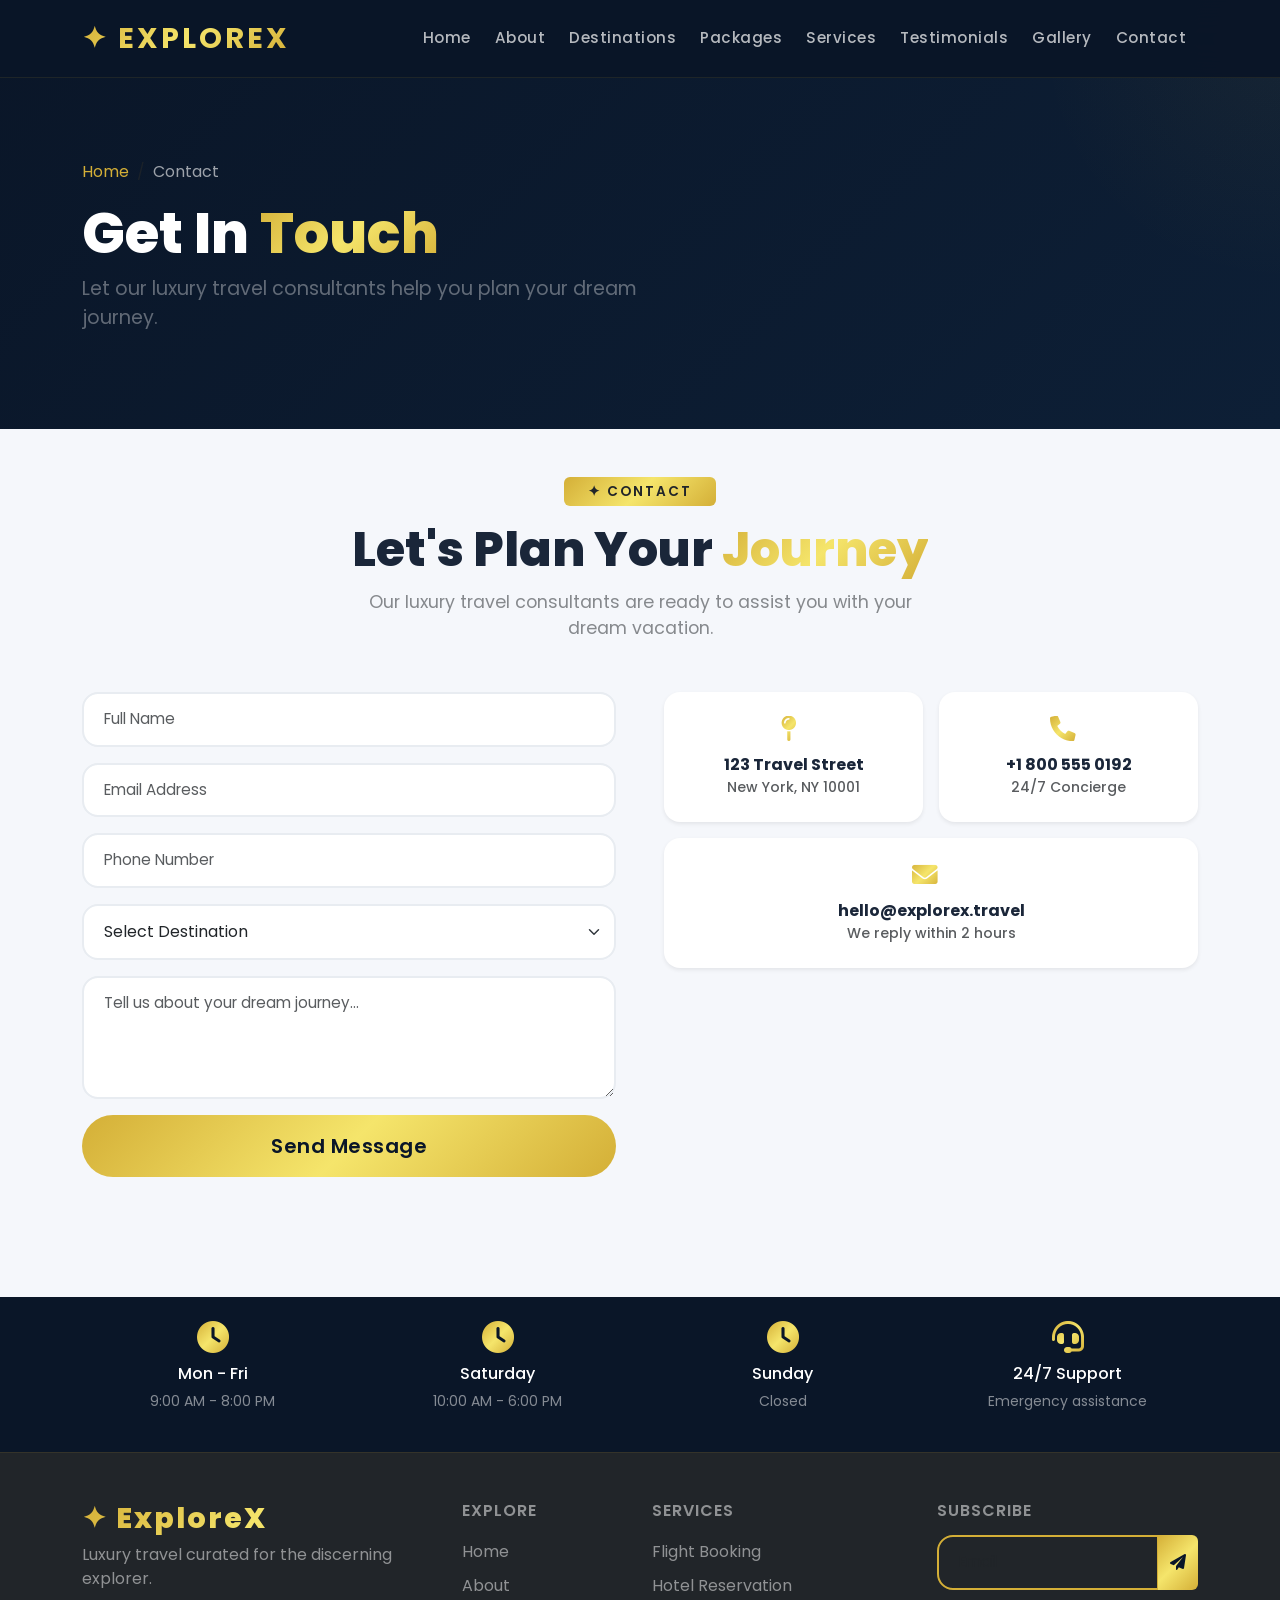
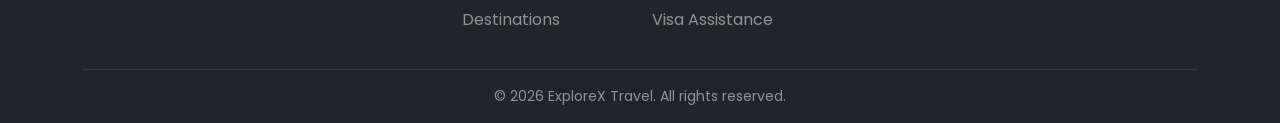
<file: contact.html>
<!DOCTYPE html>
<html lang="en">
<head>
  <meta charset="UTF-8" />
  <meta name="viewport" content="width=device-width, initial-scale=1.0" />
  <title>ExploreX · Contact</title>
  <link rel="preconnect" href="https://fonts.googleapis.com" />
  <link rel="preconnect" href="https://fonts.gstatic.com" crossorigin />
  <link href="https://fonts.googleapis.com/css2?family=Poppins:wght@300;400;500;600;700;800;900&display=swap" rel="stylesheet" />
  <link href="https://cdn.jsdelivr.net/npm/bootstrap@5.3.0-alpha1/dist/css/bootstrap.min.css" rel="stylesheet" />
  <link rel="stylesheet" href="https://cdnjs.cloudflare.com/ajax/libs/font-awesome/6.0.0-beta3/css/all.min.css" />
  <link rel="stylesheet" href="style.css" />
</head>
<body>

<div id="loader" class="loader-wrapper"><div class="loader-spinner"></div></div>

<nav class="navbar navbar-expand-lg sticky-nav" id="mainNav">
  <div class="container">
    <a class="navbar-brand fw-bold text-uppercase" href="index.html"><span class="gold-text">✦ ExploreX</span></a>
    <button class="navbar-toggler border-0" type="button" data-bs-toggle="collapse" data-bs-target="#navMenu"><span class="navbar-toggler-icon"></span></button>
    <div class="collapse navbar-collapse" id="navMenu">
      <ul class="navbar-nav ms-auto mb-2 mb-lg-0">
        <li class="nav-item"><a class="nav-link" href="index.html">Home</a></li>
        <li class="nav-item"><a class="nav-link" href="about.html">About</a></li>
        <li class="nav-item"><a class="nav-link" href="destinations.html">Destinations</a></li>
        <li class="nav-item"><a class="nav-link" href="packages.html">Packages</a></li>
        <li class="nav-item"><a class="nav-link" href="services.html">Services</a></li>
        <li class="nav-item"><a class="nav-link" href="testimonials.html">Testimonials</a></li>
        <li class="nav-item"><a class="nav-link" href="gallery-faq.html">Gallery</a></li>
        <li class="nav-item"><a class="nav-link active" href="contact.html">Contact</a></li>
      </ul>
    </div>
  </div>
</nav>

<!-- PAGE HEADER -->
<section class="page-header-banner">
  <div class="container">
    <div class="row">
      <div class="col-lg-8">
        <nav aria-label="breadcrumb">
          <ol class="breadcrumb">
            <li class="breadcrumb-item"><a href="index.html">Home</a></li>
            <li class="breadcrumb-item active" aria-current="page">Contact</li>
          </ol>
        </nav>
        <h1 class="text-white">Get In <span class="gold-text">Touch</span></h1>
        <p class="text-white-50">Let our luxury travel consultants help you plan your dream journey.</p>
      </div>
    </div>
  </div>
</section>

<!-- CONTACT -->
<section id="contact" class="py-5 section-light">
  <div class="container">
    <div class="section-header text-center">
      <span class="badge bg-gold text-dark">✦ Contact</span>
      <h2>Let's Plan Your <span class="gold-text">Journey</span></h2>
      <p class="text-muted">Our luxury travel consultants are ready to assist you with your dream vacation.</p>
    </div>
    <div class="row g-5">
      <div class="col-lg-6 reveal">
        <form id="contactForm">
          <div class="mb-3"><input type="text" class="form-control" placeholder="Full Name" required /></div>
          <div class="mb-3"><input type="email" class="form-control" placeholder="Email Address" required /></div>
          <div class="mb-3"><input type="tel" class="form-control" placeholder="Phone Number" /></div>
          <div class="mb-3">
            <select class="form-select">
              <option value="">Select Destination</option>
              <option>Dubai, UAE</option>
              <option>Istanbul, Turkey</option>
              <option>Maldives</option>
              <option>Switzerland</option>
              <option>Paris, France</option>
              <option>Bali, Indonesia</option>
              <option>Santorini, Greece</option>
              <option>Kyoto, Japan</option>
            </select>
          </div>
          <div class="mb-3"><textarea class="form-control" rows="4" placeholder="Tell us about your dream journey..."></textarea></div>
          <button type="submit" class="btn btn-gold rounded-pill px-5 py-3 fs-5 w-100">Send Message</button>
          <div id="formFeedback" class="mt-3"></div>
        </form>
      </div>
      <div class="col-lg-6 reveal">
        <div class="row g-3">
          <div class="col-md-6">
            <div class="contact-info p-4 bg-white rounded-4 shadow-sm text-center">
              <i class="fas fa-map-pin fa-2x gold-text"></i>
              <p class="mb-0 mt-2 fw-bold">123 Travel Street</p>
              <p class="text-muted small">New York, NY 10001</p>
            </div>
          </div>
          <div class="col-md-6">
            <div class="contact-info p-4 bg-white rounded-4 shadow-sm text-center">
              <i class="fas fa-phone fa-2x gold-text"></i>
              <p class="mb-0 mt-2 fw-bold">+1 800 555 0192</p>
              <p class="text-muted small">24/7 Concierge</p>
            </div>
          </div>
          <div class="col-12">
            <div class="contact-info p-4 bg-white rounded-4 shadow-sm text-center">
              <i class="fas fa-envelope fa-2x gold-text"></i>
              <p class="mb-0 mt-2 fw-bold">hello@explorex.travel</p>
              <p class="text-muted small">We reply within 2 hours</p>
            </div>
          </div>
        </div>
        <div class="mt-4">
          <iframe src="https://www.google.com/maps/embed?pb=!1m18!1m12!1m3!1d3024.3612!2d-74.0060!3d40.7128!2m3!1f0!2f0!3f0!3m2!1i1024!2i768!4f13.1!3m3!1m2!1s0x89c25a316bb7c7b1%3A0x6c7c8e2d6f7e9b0f!2sNew%20York!5e0!3m2!1sen!2sus!4v1644262070686" width="100%" height="250" style="border:0; border-radius:20px;" allowfullscreen></iframe>
        </div>
      </div>
    </div>
  </div>
</section>

<!-- BUSINESS HOURS -->
<section class="py-4 section-dark">
  <div class="container">
    <div class="row g-4 text-center text-white">
      <div class="col-md-3">
        <i class="fas fa-clock fa-2x gold-text"></i>
        <h6 class="mt-2">Mon - Fri</h6>
        <p class="text-white-50 small">9:00 AM - 8:00 PM</p>
      </div>
      <div class="col-md-3">
        <i class="fas fa-clock fa-2x gold-text"></i>
        <h6 class="mt-2">Saturday</h6>
        <p class="text-white-50 small">10:00 AM - 6:00 PM</p>
      </div>
      <div class="col-md-3">
        <i class="fas fa-clock fa-2x gold-text"></i>
        <h6 class="mt-2">Sunday</h6>
        <p class="text-white-50 small">Closed</p>
      </div>
      <div class="col-md-3">
        <i class="fas fa-headset fa-2x gold-text"></i>
        <h6 class="mt-2">24/7 Support</h6>
        <p class="text-white-50 small">Emergency assistance</p>
      </div>
    </div>
  </div>
</section>

<footer class="bg-dark text-white pt-5 pb-3">
  <div class="container">
    <div class="row g-4">
      <div class="col-md-4"><h5 class="gold-text">✦ ExploreX</h5><p class="text-white-50">Luxury travel curated for the discerning explorer.</p></div>
      <div class="col-md-2"><h6 class="text-uppercase text-white-50">Explore</h6><ul class="list-unstyled"><li><a href="index.html" class="text-white-50 text-decoration-none">Home</a></li><li><a href="about.html" class="text-white-50 text-decoration-none">About</a></li><li><a href="destinations.html" class="text-white-50 text-decoration-none">Destinations</a></li></ul></div>
      <div class="col-md-3"><h6 class="text-uppercase text-white-50">Services</h6><ul class="list-unstyled"><li><a href="services.html" class="text-white-50 text-decoration-none">Flight Booking</a></li><li><a href="services.html" class="text-white-50 text-decoration-none">Hotel Reservation</a></li><li><a href="services.html" class="text-white-50 text-decoration-none">Visa Assistance</a></li></ul></div>
      <div class="col-md-3"><h6 class="text-uppercase text-white-50">Subscribe</h6><div class="input-group"><input type="email" class="form-control bg-dark border-gold text-white" placeholder="Email" /><button class="btn btn-gold"><i class="fas fa-paper-plane"></i></button></div></div>
    </div>
    <hr class="border-secondary" />
    <div class="text-center text-white-50 small">&copy; 2026 ExploreX Travel. All rights reserved.</div>
  </div>
</footer>

<button id="backToTop" class="btn position-fixed"><i class="fas fa-arrow-up"></i></button>

<script src="https://cdn.jsdelivr.net/npm/bootstrap@5.3.0-alpha1/dist/js/bootstrap.bundle.min.js"></script>
<script src="script.js"></script>
</body>
</html>
</file>
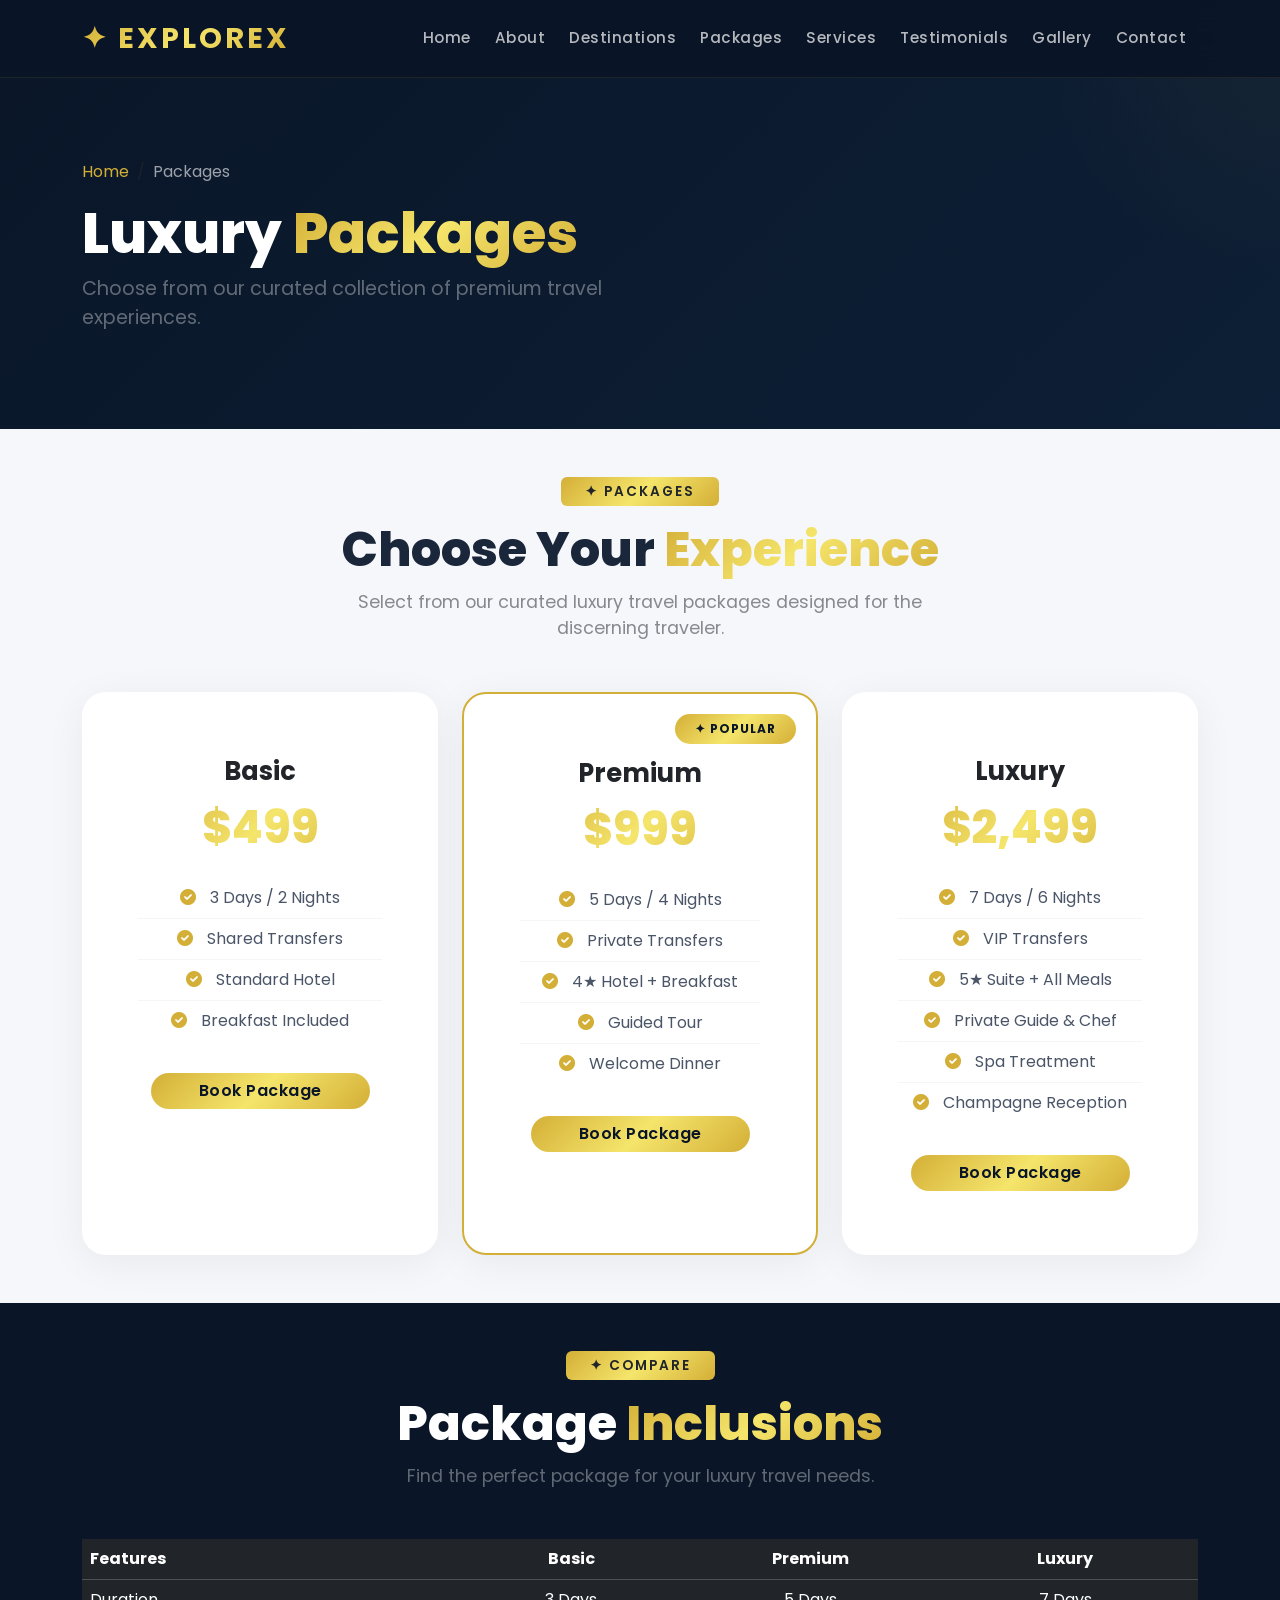
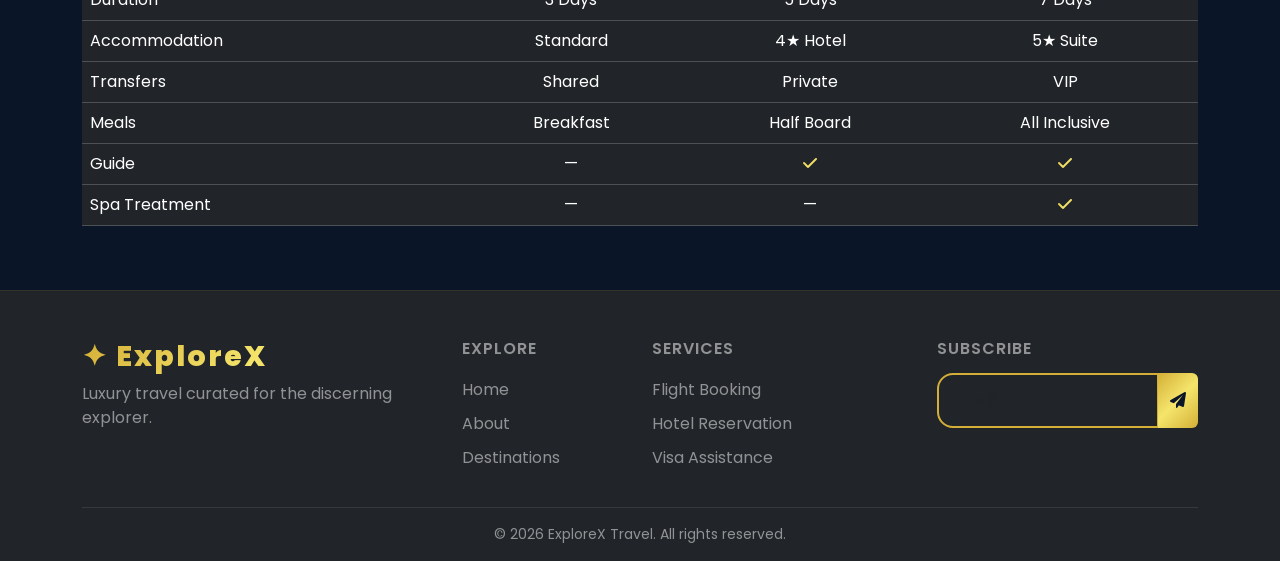
<file: packages.html>
<!DOCTYPE html>
<html lang="en">
<head>
  <meta charset="UTF-8" />
  <meta name="viewport" content="width=device-width, initial-scale=1.0" />
  <title>ExploreX · Packages</title>
  <link rel="preconnect" href="https://fonts.googleapis.com" />
  <link rel="preconnect" href="https://fonts.gstatic.com" crossorigin />
  <link href="https://fonts.googleapis.com/css2?family=Poppins:wght@300;400;500;600;700;800;900&display=swap" rel="stylesheet" />
  <link href="https://cdn.jsdelivr.net/npm/bootstrap@5.3.0-alpha1/dist/css/bootstrap.min.css" rel="stylesheet" />
  <link rel="stylesheet" href="https://cdnjs.cloudflare.com/ajax/libs/font-awesome/6.0.0-beta3/css/all.min.css" />
  <link rel="stylesheet" href="style.css" />
</head>
<body>

<div id="loader" class="loader-wrapper"><div class="loader-spinner"></div></div>

<nav class="navbar navbar-expand-lg sticky-nav" id="mainNav">
  <div class="container">
    <a class="navbar-brand fw-bold text-uppercase" href="index.html"><span class="gold-text">✦ ExploreX</span></a>
    <button class="navbar-toggler border-0" type="button" data-bs-toggle="collapse" data-bs-target="#navMenu"><span class="navbar-toggler-icon"></span></button>
    <div class="collapse navbar-collapse" id="navMenu">
      <ul class="navbar-nav ms-auto mb-2 mb-lg-0">
        <li class="nav-item"><a class="nav-link" href="index.html">Home</a></li>
        <li class="nav-item"><a class="nav-link" href="about.html">About</a></li>
        <li class="nav-item"><a class="nav-link" href="destinations.html">Destinations</a></li>
        <li class="nav-item"><a class="nav-link active" href="packages.html">Packages</a></li>
        <li class="nav-item"><a class="nav-link" href="services.html">Services</a></li>
        <li class="nav-item"><a class="nav-link" href="testimonials.html">Testimonials</a></li>
        <li class="nav-item"><a class="nav-link" href="gallery-faq.html">Gallery</a></li>
        <li class="nav-item"><a class="nav-link" href="contact.html">Contact</a></li>
      </ul>
    </div>
  </div>
</nav>

<!-- PAGE HEADER -->
<section class="page-header-banner">
  <div class="container">
    <div class="row">
      <div class="col-lg-8">
        <nav aria-label="breadcrumb">
          <ol class="breadcrumb">
            <li class="breadcrumb-item"><a href="index.html">Home</a></li>
            <li class="breadcrumb-item active" aria-current="page">Packages</li>
          </ol>
        </nav>
        <h1 class="text-white">Luxury <span class="gold-text">Packages</span></h1>
        <p class="text-white-50">Choose from our curated collection of premium travel experiences.</p>
      </div>
    </div>
  </div>
</section>

<!-- PACKAGES -->
<section id="packages" class="py-5 section-light">
  <div class="container">
    <div class="section-header text-center">
      <span class="badge bg-gold text-dark">✦ Packages</span>
      <h2>Choose Your <span class="gold-text">Experience</span></h2>
      <p class="text-muted">Select from our curated luxury travel packages designed for the discerning traveler.</p>
    </div>
    <div class="row g-4">
      <div class="col-md-4 reveal">
        <div class="card package-card h-100 text-center p-4">
          <div class="card-body">
            <h3 class="card-title">Basic</h3>
            <p class="price">$499</p>
            <ul class="list-unstyled">
              <li><i class="fas fa-check-circle"></i> 3 Days / 2 Nights</li>
              <li><i class="fas fa-check-circle"></i> Shared Transfers</li>
              <li><i class="fas fa-check-circle"></i> Standard Hotel</li>
              <li><i class="fas fa-check-circle"></i> Breakfast Included</li>
            </ul>
            <a href="#" class="btn btn-gold rounded-pill px-5 mt-3">Book Package</a>
          </div>
        </div>
      </div>
      <div class="col-md-4 reveal">
        <div class="card package-card h-100 text-center p-4 border-gold">
          <span class="popular-badge">✦ Popular</span>
          <div class="card-body">
            <h3 class="card-title">Premium</h3>
            <p class="price">$999</p>
            <ul class="list-unstyled">
              <li><i class="fas fa-check-circle"></i> 5 Days / 4 Nights</li>
              <li><i class="fas fa-check-circle"></i> Private Transfers</li>
              <li><i class="fas fa-check-circle"></i> 4★ Hotel + Breakfast</li>
              <li><i class="fas fa-check-circle"></i> Guided Tour</li>
              <li><i class="fas fa-check-circle"></i> Welcome Dinner</li>
            </ul>
            <a href="#" class="btn btn-gold rounded-pill px-5 mt-3">Book Package</a>
          </div>
        </div>
      </div>
      <div class="col-md-4 reveal">
        <div class="card package-card h-100 text-center p-4">
          <div class="card-body">
            <h3 class="card-title">Luxury</h3>
            <p class="price">$2,499</p>
            <ul class="list-unstyled">
              <li><i class="fas fa-check-circle"></i> 7 Days / 6 Nights</li>
              <li><i class="fas fa-check-circle"></i> VIP Transfers</li>
              <li><i class="fas fa-check-circle"></i> 5★ Suite + All Meals</li>
              <li><i class="fas fa-check-circle"></i> Private Guide &amp; Chef</li>
              <li><i class="fas fa-check-circle"></i> Spa Treatment</li>
              <li><i class="fas fa-check-circle"></i> Champagne Reception</li>
            </ul>
            <a href="#" class="btn btn-gold rounded-pill px-5 mt-3">Book Package</a>
          </div>
        </div>
      </div>
    </div>
  </div>
</section>

<!-- PACKAGE COMPARISON -->
<section class="py-5 section-dark">
  <div class="container">
    <div class="section-header text-center">
      <span class="badge bg-gold text-dark">✦ Compare</span>
      <h2 class="text-white">Package <span class="gold-text">Inclusions</span></h2>
      <p class="text-white-50">Find the perfect package for your luxury travel needs.</p>
    </div>
    <div class="table-responsive">
      <table class="table table-dark table-hover">
        <thead>
          <tr>
            <th>Features</th>
            <th class="text-center">Basic</th>
            <th class="text-center">Premium</th>
            <th class="text-center">Luxury</th>
          </tr>
        </thead>
        <tbody>
          <tr><td>Duration</td><td class="text-center">3 Days</td><td class="text-center">5 Days</td><td class="text-center">7 Days</td></tr>
          <tr><td>Accommodation</td><td class="text-center">Standard</td><td class="text-center">4★ Hotel</td><td class="text-center">5★ Suite</td></tr>
          <tr><td>Transfers</td><td class="text-center">Shared</td><td class="text-center">Private</td><td class="text-center">VIP</td></tr>
          <tr><td>Meals</td><td class="text-center">Breakfast</td><td class="text-center">Half Board</td><td class="text-center">All Inclusive</td></tr>
          <tr><td>Guide</td><td class="text-center">—</td><td class="text-center"><i class="fas fa-check gold-text"></i></td><td class="text-center"><i class="fas fa-check gold-text"></i></td></tr>
          <tr><td>Spa Treatment</td><td class="text-center">—</td><td class="text-center">—</td><td class="text-center"><i class="fas fa-check gold-text"></i></td></tr>
        </tbody>
      </table>
    </div>
  </div>
</section>

<footer class="bg-dark text-white pt-5 pb-3">
  <div class="container">
    <div class="row g-4">
      <div class="col-md-4"><h5 class="gold-text">✦ ExploreX</h5><p class="text-white-50">Luxury travel curated for the discerning explorer.</p></div>
      <div class="col-md-2"><h6 class="text-uppercase text-white-50">Explore</h6><ul class="list-unstyled"><li><a href="index.html" class="text-white-50 text-decoration-none">Home</a></li><li><a href="about.html" class="text-white-50 text-decoration-none">About</a></li><li><a href="destinations.html" class="text-white-50 text-decoration-none">Destinations</a></li></ul></div>
      <div class="col-md-3"><h6 class="text-uppercase text-white-50">Services</h6><ul class="list-unstyled"><li><a href="services.html" class="text-white-50 text-decoration-none">Flight Booking</a></li><li><a href="services.html" class="text-white-50 text-decoration-none">Hotel Reservation</a></li><li><a href="services.html" class="text-white-50 text-decoration-none">Visa Assistance</a></li></ul></div>
      <div class="col-md-3"><h6 class="text-uppercase text-white-50">Subscribe</h6><div class="input-group"><input type="email" class="form-control bg-dark border-gold text-white" placeholder="Email" /><button class="btn btn-gold"><i class="fas fa-paper-plane"></i></button></div></div>
    </div>
    <hr class="border-secondary" />
    <div class="text-center text-white-50 small">&copy; 2026 ExploreX Travel. All rights reserved.</div>
  </div>
</footer>

<button id="backToTop" class="btn position-fixed"><i class="fas fa-arrow-up"></i></button>

<script src="https://cdn.jsdelivr.net/npm/bootstrap@5.3.0-alpha1/dist/js/bootstrap.bundle.min.js"></script>
<script src="script.js"></script>
</body>
</html>
</file>
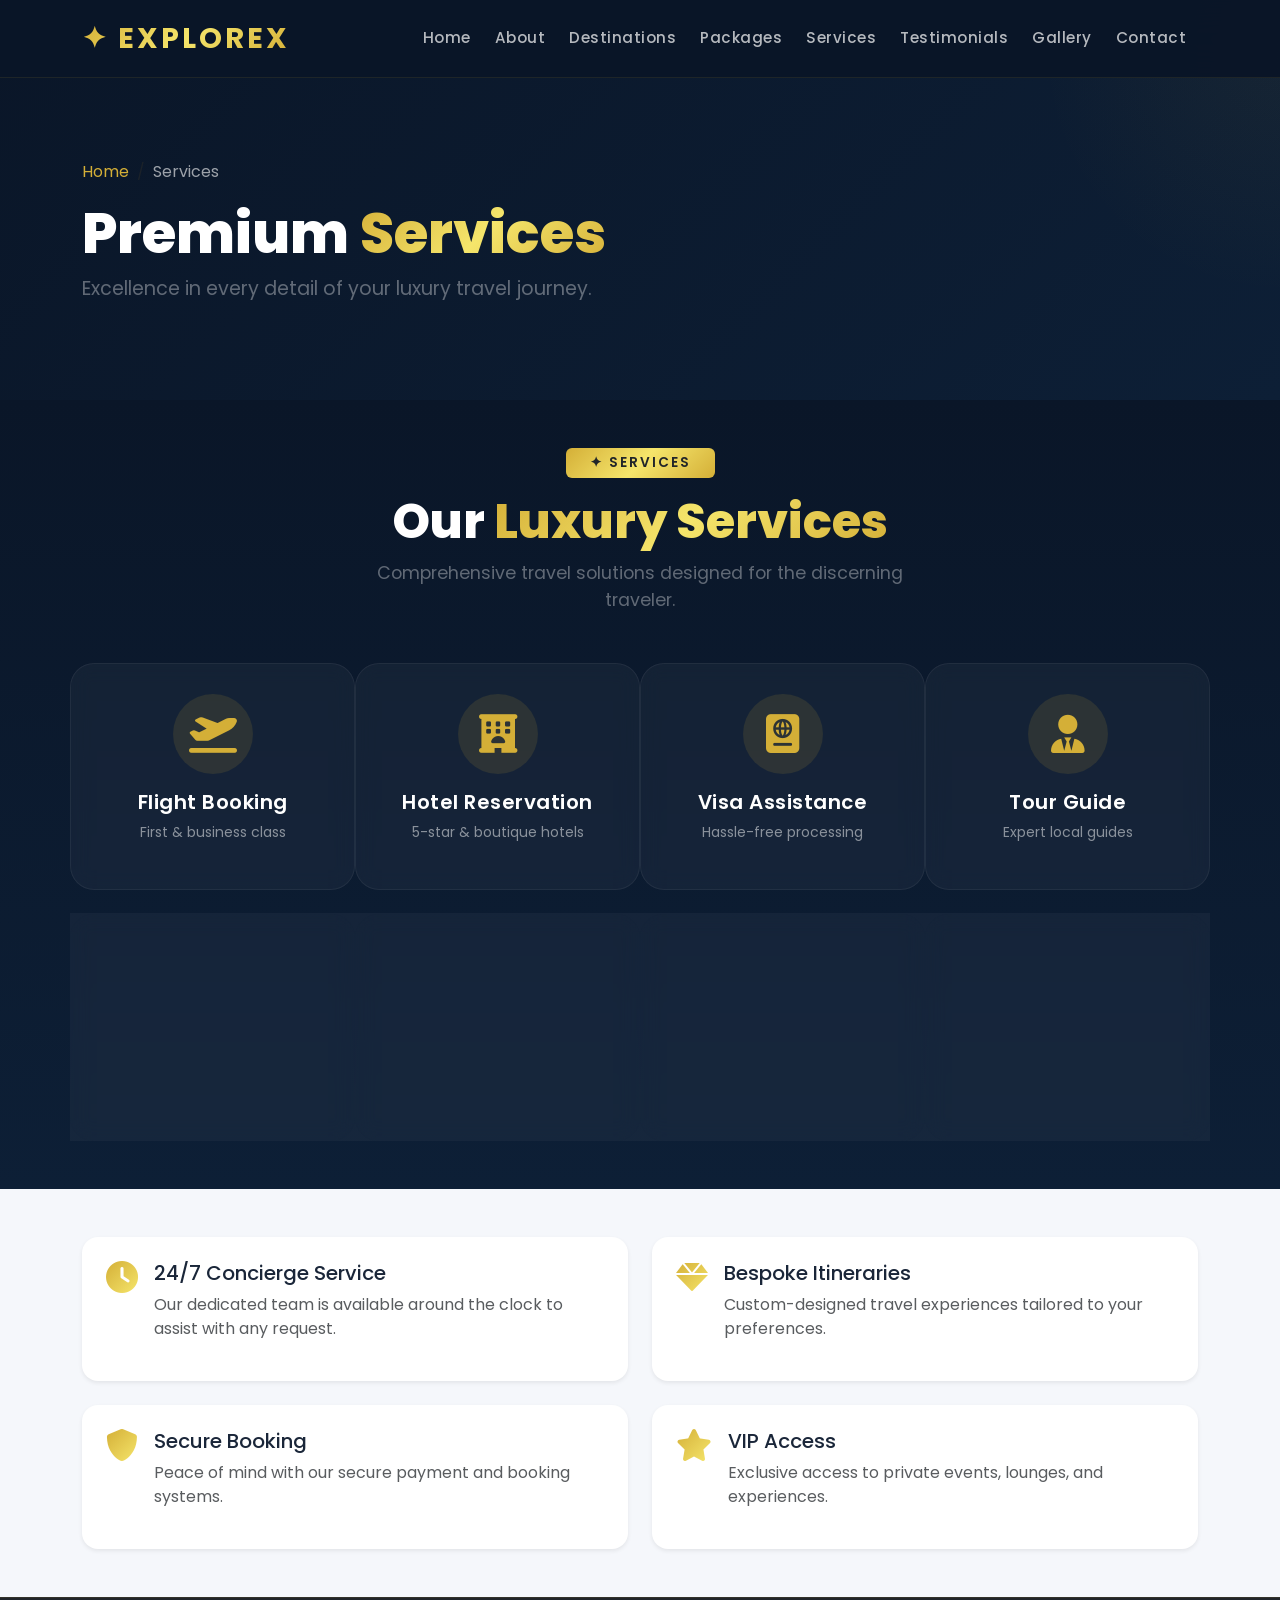
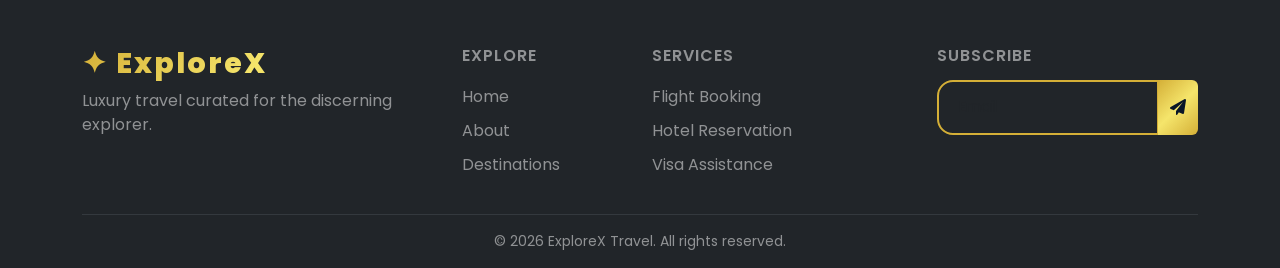
<file: services.html>
<!DOCTYPE html>
<html lang="en">
<head>
  <meta charset="UTF-8" />
  <meta name="viewport" content="width=device-width, initial-scale=1.0" />
  <title>ExploreX · Services</title>
  <link rel="preconnect" href="https://fonts.googleapis.com" />
  <link rel="preconnect" href="https://fonts.gstatic.com" crossorigin />
  <link href="https://fonts.googleapis.com/css2?family=Poppins:wght@300;400;500;600;700;800;900&display=swap" rel="stylesheet" />
  <link href="https://cdn.jsdelivr.net/npm/bootstrap@5.3.0-alpha1/dist/css/bootstrap.min.css" rel="stylesheet" />
  <link rel="stylesheet" href="https://cdnjs.cloudflare.com/ajax/libs/font-awesome/6.0.0-beta3/css/all.min.css" />
  <link rel="stylesheet" href="style.css" />
</head>
<body>

<div id="loader" class="loader-wrapper"><div class="loader-spinner"></div></div>

<nav class="navbar navbar-expand-lg sticky-nav" id="mainNav">
  <div class="container">
    <a class="navbar-brand fw-bold text-uppercase" href="index.html"><span class="gold-text">✦ ExploreX</span></a>
    <button class="navbar-toggler border-0" type="button" data-bs-toggle="collapse" data-bs-target="#navMenu"><span class="navbar-toggler-icon"></span></button>
    <div class="collapse navbar-collapse" id="navMenu">
      <ul class="navbar-nav ms-auto mb-2 mb-lg-0">
        <li class="nav-item"><a class="nav-link" href="index.html">Home</a></li>
        <li class="nav-item"><a class="nav-link" href="about.html">About</a></li>
        <li class="nav-item"><a class="nav-link" href="destinations.html">Destinations</a></li>
        <li class="nav-item"><a class="nav-link" href="packages.html">Packages</a></li>
        <li class="nav-item"><a class="nav-link active" href="services.html">Services</a></li>
        <li class="nav-item"><a class="nav-link" href="testimonials.html">Testimonials</a></li>
        <li class="nav-item"><a class="nav-link" href="gallery-faq.html">Gallery</a></li>
        <li class="nav-item"><a class="nav-link" href="contact.html">Contact</a></li>
      </ul>
    </div>
  </div>
</nav>

<!-- PAGE HEADER -->
<section class="page-header-banner">
  <div class="container">
    <div class="row">
      <div class="col-lg-8">
        <nav aria-label="breadcrumb">
          <ol class="breadcrumb">
            <li class="breadcrumb-item"><a href="index.html">Home</a></li>
            <li class="breadcrumb-item active" aria-current="page">Services</li>
          </ol>
        </nav>
        <h1 class="text-white">Premium <span class="gold-text">Services</span></h1>
        <p class="text-white-50">Excellence in every detail of your luxury travel journey.</p>
      </div>
    </div>
  </div>
</section>

<!-- SERVICES -->
<section id="services" class="py-5 section-dark-alt">
  <div class="container">
    <div class="section-header text-center">
      <span class="badge bg-gold text-dark">✦ Services</span>
      <h2 class="text-white">Our <span class="gold-text">Luxury Services</span></h2>
      <p class="text-white-50">Comprehensive travel solutions designed for the discerning traveler.</p>
    </div>
    <div class="row g-4">
      <div class="col-6 col-md-4 col-lg-3 text-center service-item reveal">
        <div class="service-icon"><i class="fas fa-plane-departure"></i></div>
        <h5 class="text-white mt-3">Flight Booking</h5>
        <p class="text-white-50 small">First & business class</p>
      </div>
      <div class="col-6 col-md-4 col-lg-3 text-center service-item reveal">
        <div class="service-icon"><i class="fas fa-hotel"></i></div>
        <h5 class="text-white mt-3">Hotel Reservation</h5>
        <p class="text-white-50 small">5-star & boutique hotels</p>
      </div>
      <div class="col-6 col-md-4 col-lg-3 text-center service-item reveal">
        <div class="service-icon"><i class="fas fa-passport"></i></div>
        <h5 class="text-white mt-3">Visa Assistance</h5>
        <p class="text-white-50 small">Hassle-free processing</p>
      </div>
      <div class="col-6 col-md-4 col-lg-3 text-center service-item reveal">
        <div class="service-icon"><i class="fas fa-user-tie"></i></div>
        <h5 class="text-white mt-3">Tour Guide</h5>
        <p class="text-white-50 small">Expert local guides</p>
      </div>
      <div class="col-6 col-md-4 col-lg-3 text-center service-item reveal">
        <div class="service-icon"><i class="fas fa-bus"></i></div>
        <h5 class="text-white mt-3">Transportation</h5>
        <p class="text-white-50 small">Private luxury vehicles</p>
      </div>
      <div class="col-6 col-md-4 col-lg-3 text-center service-item reveal">
        <div class="service-icon"><i class="fas fa-shield-alt"></i></div>
        <h5 class="text-white mt-3">Travel Insurance</h5>
        <p class="text-white-50 small">Comprehensive coverage</p>
      </div>
      <div class="col-6 col-md-4 col-lg-3 text-center service-item reveal">
        <div class="service-icon"><i class="fas fa-spa"></i></div>
        <h5 class="text-white mt-3">Spa & Wellness</h5>
        <p class="text-white-50 small">Luxury spa retreats</p>
      </div>
      <div class="col-6 col-md-4 col-lg-3 text-center service-item reveal">
        <div class="service-icon"><i class="fas fa-utensils"></i></div>
        <h5 class="text-white mt-3">Fine Dining</h5>
        <p class="text-white-50 small">Michelin-starred experiences</p>
      </div>
    </div>
  </div>
</section>

<!-- SERVICE FEATURES -->
<section class="py-5 section-light">
  <div class="container">
    <div class="row g-4">
      <div class="col-md-6 reveal">
        <div class="d-flex gap-3 p-4 bg-white rounded-4 shadow-sm">
          <i class="fas fa-clock fa-2x gold-text"></i>
          <div>
            <h5>24/7 Concierge Service</h5>
            <p class="text-muted">Our dedicated team is available around the clock to assist with any request.</p>
          </div>
        </div>
      </div>
      <div class="col-md-6 reveal">
        <div class="d-flex gap-3 p-4 bg-white rounded-4 shadow-sm">
          <i class="fas fa-gem fa-2x gold-text"></i>
          <div>
            <h5>Bespoke Itineraries</h5>
            <p class="text-muted">Custom-designed travel experiences tailored to your preferences.</p>
          </div>
        </div>
      </div>
      <div class="col-md-6 reveal">
        <div class="d-flex gap-3 p-4 bg-white rounded-4 shadow-sm">
          <i class="fas fa-shield-alt fa-2x gold-text"></i>
          <div>
            <h5>Secure Booking</h5>
            <p class="text-muted">Peace of mind with our secure payment and booking systems.</p>
          </div>
        </div>
      </div>
      <div class="col-md-6 reveal">
        <div class="d-flex gap-3 p-4 bg-white rounded-4 shadow-sm">
          <i class="fas fa-star fa-2x gold-text"></i>
          <div>
            <h5>VIP Access</h5>
            <p class="text-muted">Exclusive access to private events, lounges, and experiences.</p>
          </div>
        </div>
      </div>
    </div>
  </div>
</section>

<footer class="bg-dark text-white pt-5 pb-3">
  <div class="container">
    <div class="row g-4">
      <div class="col-md-4"><h5 class="gold-text">✦ ExploreX</h5><p class="text-white-50">Luxury travel curated for the discerning explorer.</p></div>
      <div class="col-md-2"><h6 class="text-uppercase text-white-50">Explore</h6><ul class="list-unstyled"><li><a href="index.html" class="text-white-50 text-decoration-none">Home</a></li><li><a href="about.html" class="text-white-50 text-decoration-none">About</a></li><li><a href="destinations.html" class="text-white-50 text-decoration-none">Destinations</a></li></ul></div>
      <div class="col-md-3"><h6 class="text-uppercase text-white-50">Services</h6><ul class="list-unstyled"><li><a href="services.html" class="text-white-50 text-decoration-none">Flight Booking</a></li><li><a href="services.html" class="text-white-50 text-decoration-none">Hotel Reservation</a></li><li><a href="services.html" class="text-white-50 text-decoration-none">Visa Assistance</a></li></ul></div>
      <div class="col-md-3"><h6 class="text-uppercase text-white-50">Subscribe</h6><div class="input-group"><input type="email" class="form-control bg-dark border-gold text-white" placeholder="Email" /><button class="btn btn-gold"><i class="fas fa-paper-plane"></i></button></div></div>
    </div>
    <hr class="border-secondary" />
    <div class="text-center text-white-50 small">&copy; 2026 ExploreX Travel. All rights reserved.</div>
  </div>
</footer>

<button id="backToTop" class="btn position-fixed"><i class="fas fa-arrow-up"></i></button>

<script src="https://cdn.jsdelivr.net/npm/bootstrap@5.3.0-alpha1/dist/js/bootstrap.bundle.min.js"></script>
<script src="script.js"></script>
</body>
</html>
</file>
<file: style.css>
/* ============================================================
   style.css - ExploreX Travel Agency (Ultimate Luxury Edition)
   Dark Blue, White & Gold theme · Poppins · Premium UI
   ============================================================ */

/* ---------- RESET & BASE ---------- */
* {
  margin: 0;
  padding: 0;
  box-sizing: border-box;
}

html {
  scroll-behavior: smooth;
}

body {
  font-family: 'Poppins', sans-serif;
  background-color: #f8f9fc;
  color: #1a2639;
  overflow-x: hidden;
}

a {
  text-decoration: none;
  color: inherit;
}

img {
  max-width: 100%;
  height: auto;
  display: block;
}

/* ---------- COLOR VARIABLES ---------- */
:root {
  --dark-blue: #0a1628;
  --dark-blue-light: #132238;
  --gold: #d4af37;
  --gold-light: #e8d174;
  --gold-dark: #b8962b;
  --gold-gradient: linear-gradient(135deg, #d4af37 0%, #f5e56b 50%, #d4af37 100%);
  --white: #ffffff;
  --light-bg: #f5f7fb;
  --glass-bg: rgba(255, 255, 255, 0.08);
  --glass-border: rgba(255, 255, 255, 0.15);
  --shadow-gold: 0 8px 32px rgba(212, 175, 55, 0.3);
  --shadow-dark: 0 20px 60px rgba(0, 0, 0, 0.3);
  --transition-smooth: all 0.5s cubic-bezier(0.25, 0.46, 0.45, 0.94);
}

/* ---------- CUSTOM SCROLLBAR ---------- */
::-webkit-scrollbar {
  width: 10px;
}
::-webkit-scrollbar-track {
  background: var(--dark-blue);
}
::-webkit-scrollbar-thumb {
  background: var(--gold-gradient);
  border-radius: 10px;
}
::-webkit-scrollbar-thumb:hover {
  background: var(--gold-dark);
}

/* ---------- UTILITY CLASSES ---------- */
.bg-gold {
  background: var(--gold-gradient) !important;
}
.gold-text {
  background: var(--gold-gradient);
  -webkit-background-clip: text;
  -webkit-text-fill-color: transparent;
  background-clip: text;
}
.gold-text-solid {
  color: var(--gold) !important;
}

.btn-gold {
  background: var(--gold-gradient);
  color: var(--dark-blue);
  font-weight: 600;
  border: none;
  position: relative;
  overflow: hidden;
  transition: var(--transition-smooth);
  letter-spacing: 0.5px;
}
.btn-gold::before {
  content: '';
  position: absolute;
  top: 0;
  left: -100%;
  width: 100%;
  height: 100%;
  background: linear-gradient(90deg, transparent, rgba(255, 255, 255, 0.3), transparent);
  transition: 0.6s;
}
.btn-gold:hover::before {
  left: 100%;
}
.btn-gold:hover {
  transform: translateY(-3px) scale(1.02);
  box-shadow: var(--shadow-gold);
  color: var(--dark-blue);
}

.btn-outline-gold {
  color: var(--gold);
  border: 2px solid var(--gold);
  background: transparent;
  transition: var(--transition-smooth);
  position: relative;
  overflow: hidden;
}
.btn-outline-gold::after {
  content: '';
  position: absolute;
  top: 50%;
  left: 50%;
  width: 0;
  height: 0;
  background: var(--gold-gradient);
  transition: var(--transition-smooth);
  border-radius: 50%;
  transform: translate(-50%, -50%);
  z-index: -1;
}
.btn-outline-gold:hover::after {
  width: 300px;
  height: 300px;
}
.btn-outline-gold:hover {
  color: var(--dark-blue);
  border-color: var(--gold);
}

.section-light {
  background-color: var(--light-bg);
}
.section-dark {
  background-color: var(--dark-blue);
}
.section-dark-alt {
  background: linear-gradient(180deg, var(--dark-blue) 0%, #0d1f36 100%);
}
.border-gold {
  border: 2px solid var(--gold) !important;
}

/* ---------- LOADING SCREEN ---------- */
.loader-wrapper {
  position: fixed;
  top: 0;
  left: 0;
  width: 100%;
  height: 100%;
  background: var(--dark-blue);
  display: flex;
  align-items: center;
  justify-content: center;
  z-index: 99999;
  transition: opacity 0.8s ease, visibility 0.8s ease;
}
.loader-wrapper.hidden {
  opacity: 0;
  visibility: hidden;
  pointer-events: none;
}
.loader-spinner {
  position: relative;
  width: 80px;
  height: 80px;
}
.loader-spinner::before,
.loader-spinner::after {
  content: '';
  position: absolute;
  border-radius: 50%;
  animation: spin 1.5s ease-in-out infinite;
}
.loader-spinner::before {
  width: 80px;
  height: 80px;
  border: 4px solid rgba(212, 175, 55, 0.15);
  border-top: 4px solid var(--gold);
  animation: spin 1s linear infinite;
}
.loader-spinner::after {
  width: 60px;
  height: 60px;
  border: 4px solid rgba(212, 175, 55, 0.1);
  border-bottom: 4px solid var(--gold-light);
  top: 10px;
  left: 10px;
  animation: spin 0.8s linear infinite reverse;
}
@keyframes spin {
  to { transform: rotate(360deg); }
}

/* ---------- STICKY NAV ---------- */
.sticky-nav {
  background: rgba(10, 22, 40, 0.95);
  backdrop-filter: blur(20px);
  -webkit-backdrop-filter: blur(20px);
  border-bottom: 1px solid rgba(212, 175, 55, 0.1);
  transition: var(--transition-smooth);
  position: fixed;
  top: 0;
  left: 0;
  right: 0;
  z-index: 999;
  padding: 12px 0;
}
.sticky-nav.scrolled {
  background: rgba(10, 22, 40, 0.98);
  padding: 8px 0;
  box-shadow: 0 4px 40px rgba(0, 0, 0, 0.5);
}
.sticky-nav .navbar-brand {
  font-size: 1.8rem;
  letter-spacing: 3px;
  font-weight: 800;
}
.sticky-nav .navbar-brand .gold-text {
  background: var(--gold-gradient);
  -webkit-background-clip: text;
  -webkit-text-fill-color: transparent;
  background-clip: text;
}
.sticky-nav .nav-link {
  color: rgba(255, 255, 255, 0.7);
  font-weight: 500;
  margin: 0 4px;
  padding: 8px 16px;
  border-radius: 30px;
  transition: var(--transition-smooth);
  position: relative;
  font-size: 0.95rem;
  letter-spacing: 0.5px;
}
.sticky-nav .nav-link::after {
  content: '';
  position: absolute;
  bottom: 4px;
  left: 50%;
  width: 0;
  height: 2px;
  background: var(--gold-gradient);
  transition: var(--transition-smooth);
  transform: translateX(-50%);
}
.sticky-nav .nav-link:hover::after,
.sticky-nav .nav-link.active::after {
  width: 60%;
}
.sticky-nav .nav-link:hover,
.sticky-nav .nav-link.active {
  color: #fff;
  background: rgba(212, 175, 55, 0.1);
}
.sticky-nav .navbar-toggler {
  color: var(--gold);
  border-color: rgba(212, 175, 55, 0.4);
  padding: 8px 12px;
}
.sticky-nav .navbar-toggler-icon {
  background-image: url("data:image/svg+xml,%3csvg xmlns='http://www.w3.org/2000/svg' viewBox='0 0 30 30'%3e%3cpath stroke='rgba(212, 175, 55, 1)' stroke-linecap='round' stroke-miterlimit='10' stroke-width='2' d='M4 7h22M4 15h22M4 23h22'/%3e%3c/svg%3e");
}

/* ---------- HERO SECTION ---------- */
.hero-section {
  min-height: 100vh;
  background: url('https://images.unsplash.com/photo-1469854523086-cc02fe5d8800?w=1600&h=900&fit=crop&crop=center') center/cover no-repeat fixed;
  position: relative;
  display: flex;
  align-items: center;
  padding-top: 100px;
}
.hero-overlay {
  position: absolute;
  top: 0;
  left: 0;
  width: 100%;
  height: 100%;
  background: linear-gradient(135deg, rgba(10, 22, 40, 0.92) 0%, rgba(10, 22, 40, 0.5) 50%, rgba(10, 22, 40, 0.7) 100%);
  z-index: 1;
}
.hero-section .container {
  position: relative;
  z-index: 2;
}
.hero-title {
  font-size: 4.5rem;
  font-weight: 800;
  text-shadow: 0 4px 40px rgba(0, 0, 0, 0.5);
  letter-spacing: 2px;
  line-height: 1.1;
}
.hero-title .gold-text {
  background: var(--gold-gradient);
  -webkit-background-clip: text;
  -webkit-text-fill-color: transparent;
  background-clip: text;
}
.hero-title::after {
  content: '';
  display: block;
  width: 100px;
  height: 4px;
  background: var(--gold-gradient);
  margin: 25px auto 0;
  border-radius: 4px;
  box-shadow: 0 0 30px rgba(212, 175, 55, 0.3);
}
.hero-subtitle {
  font-size: 1.3rem;
  font-weight: 300;
  opacity: 0.9;
  max-width: 600px;
  margin: 0 auto;
}
.hero-buttons .btn {
  padding: 14px 40px;
  font-size: 1.1rem;
  letter-spacing: 1px;
}

/* ---------- STATS ---------- */
.stats-row {
  margin-top: 60px !important;
}
.stats-row .stat-item {
  padding: 25px 15px;
  background: rgba(255, 255, 255, 0.05);
  backdrop-filter: blur(10px);
  border-radius: 20px;
  border: 1px solid rgba(255, 255, 255, 0.08);
  transition: var(--transition-smooth);
}
.stats-row .stat-item:hover {
  transform: translateY(-8px);
  background: rgba(212, 175, 55, 0.1);
  border-color: rgba(212, 175, 55, 0.3);
  box-shadow: 0 15px 40px rgba(0, 0, 0, 0.2);
}
.stats-row .stat-item h2 {
  font-size: 3.2rem;
  font-weight: 800;
  background: var(--gold-gradient);
  -webkit-background-clip: text;
  -webkit-text-fill-color: transparent;
  background-clip: text;
}
.stats-row .stat-item p {
  font-size: 1rem;
  letter-spacing: 1px;
  opacity: 0.8;
  margin-top: 4px;
  color: #fff;
  font-weight: 300;
}

/* ---------- SECTION HEADERS ---------- */
.section-header {
  margin-bottom: 50px;
}
.section-header .badge {
  font-size: 0.85rem;
  font-weight: 600;
  padding: 8px 24px;
  letter-spacing: 2px;
  text-transform: uppercase;
  background: var(--gold-gradient);
  color: var(--dark-blue);
  border: none;
}
.section-header h2 {
  font-size: 3rem;
  font-weight: 800;
  margin-top: 15px;
}
.section-header p {
  font-size: 1.1rem;
  opacity: 0.7;
  max-width: 600px;
  margin: 10px auto 0;
}

/* ---------- DESTINATION CARDS ---------- */
.destination-card {
  border: none;
  border-radius: 24px;
  overflow: hidden;
  background: #fff;
  transition: var(--transition-smooth);
  box-shadow: 0 10px 40px rgba(0, 0, 0, 0.06);
  position: relative;
}
.destination-card::before {
  content: '';
  position: absolute;
  top: 0;
  left: 0;
  width: 100%;
  height: 100%;
  background: linear-gradient(180deg, transparent 50%, rgba(10, 22, 40, 0.8) 100%);
  z-index: 1;
  opacity: 0;
  transition: var(--transition-smooth);
}
.destination-card:hover::before {
  opacity: 1;
}
.destination-card:hover {
  transform: translateY(-15px) scale(1.02);
  box-shadow: 0 30px 70px rgba(0, 0, 0, 0.15);
}
.destination-card .card-img-top {
  height: 250px;
  object-fit: cover;
  transition: transform 0.8s ease;
}
.destination-card:hover .card-img-top {
  transform: scale(1.08);
}
.destination-card .card-body {
  padding: 1.8rem 1.5rem;
  position: relative;
  z-index: 2;
}
.destination-card .card-title {
  font-weight: 700;
  font-size: 1.3rem;
  color: var(--dark-blue);
}
.destination-card .price-tag {
  font-size: 1.4rem;
  font-weight: 700;
  background: var(--gold-gradient);
  -webkit-background-clip: text;
  -webkit-text-fill-color: transparent;
  background-clip: text;
}
.destination-card .btn-outline-gold {
  padding: 6px 20px;
  font-size: 0.85rem;
}

/* ---------- PACKAGE CARDS ---------- */
.package-card {
  border-radius: 24px;
  border: none;
  background: #fff;
  transition: var(--transition-smooth);
  box-shadow: 0 8px 40px rgba(0, 0, 0, 0.06);
  position: relative;
  overflow: hidden;
}
.package-card::before {
  content: '';
  position: absolute;
  top: -2px;
  left: -2px;
  right: -2px;
  height: 4px;
  background: var(--gold-gradient);
  opacity: 0;
  transition: var(--transition-smooth);
}
.package-card:hover::before {
  opacity: 1;
}
.package-card:hover {
  transform: translateY(-12px);
  box-shadow: 0 25px 60px rgba(212, 175, 55, 0.15);
}
.package-card .card-body {
  padding: 2.5rem 2rem;
}
.package-card .card-title {
  font-weight: 700;
  font-size: 1.6rem;
}
.package-card .price {
  font-size: 2.8rem;
  font-weight: 800;
  background: var(--gold-gradient);
  -webkit-background-clip: text;
  -webkit-text-fill-color: transparent;
  background-clip: text;
}
.package-card ul li {
  padding: 8px 0;
  font-weight: 400;
  color: #4a5568;
  border-bottom: 1px solid rgba(0, 0, 0, 0.04);
}
.package-card ul li:last-child {
  border-bottom: none;
}
.package-card ul li i {
  color: var(--gold);
  margin-right: 10px;
}
.package-card .border-gold {
  border: 2px solid var(--gold) !important;
}
.package-card .popular-badge {
  position: absolute;
  top: 20px;
  right: 20px;
  background: var(--gold-gradient);
  color: var(--dark-blue);
  padding: 6px 20px;
  border-radius: 30px;
  font-size: 0.75rem;
  font-weight: 700;
  letter-spacing: 1px;
  text-transform: uppercase;
}

/* ---------- SERVICES ---------- */
.service-item {
  padding: 30px 20px;
  border-radius: 24px;
  background: rgba(255, 255, 255, 0.04);
  backdrop-filter: blur(10px);
  border: 1px solid rgba(255, 255, 255, 0.06);
  transition: var(--transition-smooth);
  cursor: pointer;
}
.service-item:hover {
  background: rgba(212, 175, 55, 0.1);
  border-color: rgba(212, 175, 55, 0.3);
  transform: translateY(-8px) scale(1.02);
  box-shadow: 0 20px 50px rgba(0, 0, 0, 0.2);
}
.service-icon {
  width: 80px;
  height: 80px;
  margin: 0 auto;
  display: flex;
  align-items: center;
  justify-content: center;
  background: rgba(212, 175, 55, 0.12);
  border-radius: 50%;
  font-size: 2.4rem;
  color: var(--gold);
  transition: var(--transition-smooth);
  position: relative;
}
.service-icon::after {
  content: '';
  position: absolute;
  width: 100%;
  height: 100%;
  border-radius: 50%;
  border: 2px solid transparent;
  border-top-color: var(--gold);
  transition: var(--transition-smooth);
  opacity: 0;
}
.service-item:hover .service-icon::after {
  opacity: 1;
  animation: spin 1s linear infinite;
}
.service-item:hover .service-icon {
  background: var(--gold-gradient);
  color: var(--dark-blue);
  box-shadow: 0 0 40px rgba(212, 175, 55, 0.3);
  transform: scale(1.1);
}
.service-item h5 {
  font-weight: 600;
  margin-top: 15px;
  letter-spacing: 0.5px;
}

/* ---------- TESTIMONIALS ---------- */
.testimonial-card {
  border-left: 4px solid var(--gold);
  transition: var(--transition-smooth);
  border-radius: 20px;
  background: #fff !important;
}
.testimonial-card:hover {
  transform: translateX(8px);
  box-shadow: 0 15px 50px rgba(0, 0, 0, 0.08) !important;
}
.testimonial-card .user-img {
  width: 60px;
  height: 60px;
  border-radius: 50%;
  border: 3px solid var(--gold);
  object-fit: cover;
}
.testimonial-card .stars {
  color: var(--gold);
  letter-spacing: 2px;
}
.testimonial-card .quote {
  font-size: 1.05rem;
  font-style: italic;
  color: #4a5568;
  line-height: 1.7;
}
.carousel-control-prev,
.carousel-control-next {
  width: 50px;
  height: 50px;
  top: 50%;
  transform: translateY(-50%);
  background: var(--gold-gradient);
  border-radius: 50%;
  opacity: 0.8;
}
.carousel-control-prev:hover,
.carousel-control-next:hover {
  opacity: 1;
}
.carousel-control-prev-icon,
.carousel-control-next-icon {
  background-size: 60%;
}

/* ---------- GALLERY ---------- */
.gallery-img {
  transition: var(--transition-smooth);
  cursor: pointer;
  aspect-ratio: 1/1;
  object-fit: cover;
  border-radius: 16px;
  filter: grayscale(20%);
}
.gallery-img:hover {
  transform: scale(1.06);
  filter: grayscale(0%);
  box-shadow: 0 15px 50px rgba(212, 175, 55, 0.25);
  z-index: 10;
}

/* ---------- ACCORDION (FAQ) ---------- */
.accordion-item {
  background: transparent;
  border-bottom: 1px solid rgba(255, 255, 255, 0.08);
}
.accordion-item .accordion-button {
  background: transparent;
  color: #fff;
  font-weight: 500;
  padding: 1.3rem 0;
  border: none;
  box-shadow: none;
  font-size: 1.05rem;
}
.accordion-item .accordion-button:not(.collapsed) {
  color: var(--gold);
  background: transparent;
}
.accordion-item .accordion-button::after {
  filter: invert(1) brightness(2);
}
.accordion-item .accordion-body {
  color: rgba(255, 255, 255, 0.7);
  padding: 0 0 1.3rem 0;
  line-height: 1.8;
}

/* ---------- CONTACT ---------- */
.contact-info {
  transition: var(--transition-smooth);
  border-radius: 20px;
  padding: 20px;
  background: #fff;
}
.contact-info:hover {
  transform: translateY(-6px);
  box-shadow: 0 15px 40px rgba(0, 0, 0, 0.08) !important;
}
.contact-info i {
  font-size: 1.6rem;
  background: var(--gold-gradient);
  -webkit-background-clip: text;
  -webkit-text-fill-color: transparent;
  background-clip: text;
  margin-right: 12px;
}
.contact-info p {
  margin-bottom: 0;
  font-weight: 500;
}

/* ---------- FORM ---------- */
.form-control {
  border-radius: 16px;
  padding: 14px 20px;
  border: 2px solid #e8ecf1;
  transition: var(--transition-smooth);
  font-size: 0.95rem;
}
.form-control:focus {
  border-color: var(--gold);
  box-shadow: 0 0 0 4px rgba(212, 175, 55, 0.15);
}
.form-select {
  border-radius: 16px;
  padding: 14px 20px;
  border: 2px solid #e8ecf1;
  transition: var(--transition-smooth);
}
.form-select:focus {
  border-color: var(--gold);
  box-shadow: 0 0 0 4px rgba(212, 175, 55, 0.15);
}

/* ---------- BACK TO TOP ---------- */
#backToTop {
  width: 55px;
  height: 55px;
  display: flex;
  align-items: center;
  justify-content: center;
  font-size: 1.3rem;
  box-shadow: var(--shadow-gold);
  border: none;
  transition: var(--transition-smooth);
  background: var(--gold-gradient);
  color: var(--dark-blue);
  border-radius: 50%;
  bottom: 30px;
  right: 30px;
}
#backToTop:hover {
  transform: translateY(-6px) scale(1.08);
  box-shadow: 0 10px 40px rgba(212, 175, 55, 0.5);
}

/* ---------- FOOTER ---------- */
footer {
  background: var(--dark-blue);
  border-top: 1px solid rgba(212, 175, 55, 0.1);
}
footer h5 {
  font-size: 1.8rem;
  font-weight: 800;
  letter-spacing: 2px;
}
footer h6 {
  font-weight: 600;
  letter-spacing: 1px;
  margin-bottom: 15px;
}
footer ul li {
  padding: 5px 0;
}
footer ul li a {
  transition: var(--transition-smooth);
}
footer ul li a:hover {
  color: var(--gold) !important;
  padding-left: 6px;
}
footer .social-icons a {
  display: inline-block;
  width: 40px;
  height: 40px;
  line-height: 40px;
  text-align: center;
  border-radius: 50%;
  background: rgba(255, 255, 255, 0.05);
  transition: var(--transition-smooth);
  margin-right: 8px;
}
footer .social-icons a:hover {
  background: var(--gold-gradient);
  color: var(--dark-blue);
  transform: translateY(-4px);
}

/* ---------- RESPONSIVE ---------- */
@media (max-width: 992px) {
  .hero-title {
    font-size: 3rem;
  }
  .section-header h2 {
    font-size: 2.5rem;
  }
  .sticky-nav .navbar-brand {
    font-size: 1.5rem;
  }
}

@media (max-width: 768px) {
  .hero-title {
    font-size: 2.4rem;
  }
  .hero-subtitle {
    font-size: 1rem;
  }
  .stats-row .stat-item h2 {
    font-size: 2.2rem;
  }
  .stats-row .stat-item {
    padding: 15px 10px;
  }
  .section-header h2 {
    font-size: 2rem;
  }
  .sticky-nav .navbar-brand {
    font-size: 1.3rem;
  }
  .sticky-nav .nav-link {
    padding: 6px 12px;
    font-size: 0.9rem;
  }
  .package-card .card-body {
    padding: 1.5rem 1rem;
  }
  .service-icon {
    width: 60px;
    height: 60px;
    font-size: 1.8rem;
  }
}

@media (max-width: 576px) {
  .hero-section {
    min-height: 90vh;
    padding-top: 100px;
    background-attachment: scroll;
  }
  .hero-title {
    font-size: 2rem;
  }
  .hero-title::after {
    width: 60px;
    margin: 15px auto 0;
  }
  .hero-buttons .btn {
    padding: 12px 28px;
    font-size: 0.95rem;
  }
  .stats-row .stat-item h2 {
    font-size: 1.8rem;
  }
  .stats-row .stat-item p {
    font-size: 0.85rem;
  }
  .section-header h2 {
    font-size: 1.7rem;
  }
  .btn-gold,
  .btn-outline-light {
    font-size: 0.9rem !important;
    padding: 10px 24px !important;
  }
  #backToTop {
    width: 45px;
    height: 45px;
    font-size: 1rem;
    bottom: 20px;
    right: 20px;
  }
}

/* ---------- SCROLL REVEAL (JS helper) ---------- */
.reveal {
  opacity: 0;
  transform: translateY(40px);
  transition: all 0.9s cubic-bezier(0.25, 0.46, 0.45, 0.94);
}
.reveal.visible {
  opacity: 1;
  transform: translateY(0);
}

/* ---------- GLASSMORPHISM ---------- */
.glass-card {
  background: var(--glass-bg);
  backdrop-filter: blur(16px);
  -webkit-backdrop-filter: blur(16px);
  border: 1px solid var(--glass-border);
  border-radius: 24px;
}

/* ---------- ANIMATIONS ---------- */
@keyframes float {
  0%, 100% { transform: translateY(0); }
  50% { transform: translateY(-10px); }
}
.float-animation {
  animation: float 3s ease-in-out infinite;
}

@keyframes pulse-gold {
  0%, 100% { box-shadow: 0 0 20px rgba(212, 175, 55, 0.2); }
  50% { box-shadow: 0 0 40px rgba(212, 175, 55, 0.5); }
}
.pulse-gold {
  animation: pulse-gold 2s ease-in-out infinite;
}

/* ---------- CARD HOVER EFFECTS ---------- */
.card-hover-zoom {
  transition: var(--transition-smooth);
}
.card-hover-zoom:hover {
  transform: scale(1.03);
}

.card-hover-lift {
  transition: var(--transition-smooth);
}
.card-hover-lift:hover {
  transform: translateY(-12px);
  box-shadow: 0 25px 60px rgba(0, 0, 0, 0.12);
}

/* ---------- PAGE HEADER BANNER ---------- */
.page-header-banner {
  padding: 160px 0 80px;
  background: linear-gradient(135deg, var(--dark-blue) 0%, #0d1f36 100%);
  position: relative;
  overflow: hidden;
}
.page-header-banner::before {
  content: '';
  position: absolute;
  top: -50%;
  right: -20%;
  width: 500px;
  height: 500px;
  background: radial-gradient(circle, rgba(212, 175, 55, 0.05) 0%, transparent 70%);
  border-radius: 50%;
}
.page-header-banner .breadcrumb {
  background: transparent;
  padding: 0;
}
.page-header-banner .breadcrumb-item a {
  color: var(--gold);
}
.page-header-banner .breadcrumb-item.active {
  color: rgba(255, 255, 255, 0.6);
}
.page-header-banner h1 {
  font-size: 3.5rem;
  font-weight: 800;
}
.page-header-banner p {
  font-size: 1.2rem;
  opacity: 0.7;
  max-width: 600px;
}

/* ---------- TEAM SECTION ---------- */
.team-card {
  text-align: center;
  padding: 30px 20px;
  border-radius: 24px;
  background: #fff;
  transition: var(--transition-smooth);
  box-shadow: 0 8px 30px rgba(0, 0, 0, 0.06);
}
.team-card:hover {
  transform: translateY(-10px);
  box-shadow: 0 20px 50px rgba(0, 0, 0, 0.1);
}
.team-card img {
  width: 120px;
  height: 120px;
  border-radius: 50%;
  object-fit: cover;
  border: 4px solid var(--gold);
  margin: 0 auto 15px;
}
.team-card h5 {
  font-weight: 700;
}
.team-card .role {
  color: var(--gold);
  font-weight: 500;
  font-size: 0.9rem;
}

/* ---------- BRAND LOGOS ---------- */
.brand-logos {
  display: flex;
  align-items: center;
  justify-content: center;
  gap: 40px;
  flex-wrap: wrap;
  padding: 30px 0;
}
.brand-logos img {
  height: 40px;
  opacity: 0.4;
  filter: grayscale(100%);
  transition: var(--transition-smooth);
}
.brand-logos img:hover {
  opacity: 1;
  filter: grayscale(0%);
}

/* ---------- CTA SECTION ---------- */
.cta-section {
  padding: 80px 0;
  background: var(--gold-gradient);
  position: relative;
  overflow: hidden;
}
.cta-section::before {
  content: '✦';
  position: absolute;
  font-size: 20rem;
  opacity: 0.05;
  right: -50px;
  top: -50px;
}
.cta-section h2 {
  font-size: 3rem;
  font-weight: 800;
  color: var(--dark-blue);
}
.cta-section p {
  font-size: 1.2rem;
  color: rgba(10, 22, 40, 0.7);
  max-width: 500px;
  margin: 0 auto;
}
.cta-section .btn {
  background: var(--dark-blue);
  color: #fff;
  border: none;
  padding: 14px 40px;
  font-weight: 600;
  border-radius: 50px;
  transition: var(--transition-smooth);
}
.cta-section .btn:hover {
  transform: translateY(-3px);
  box-shadow: 0 10px 40px rgba(0, 0, 0, 0.2);
}
</file>
